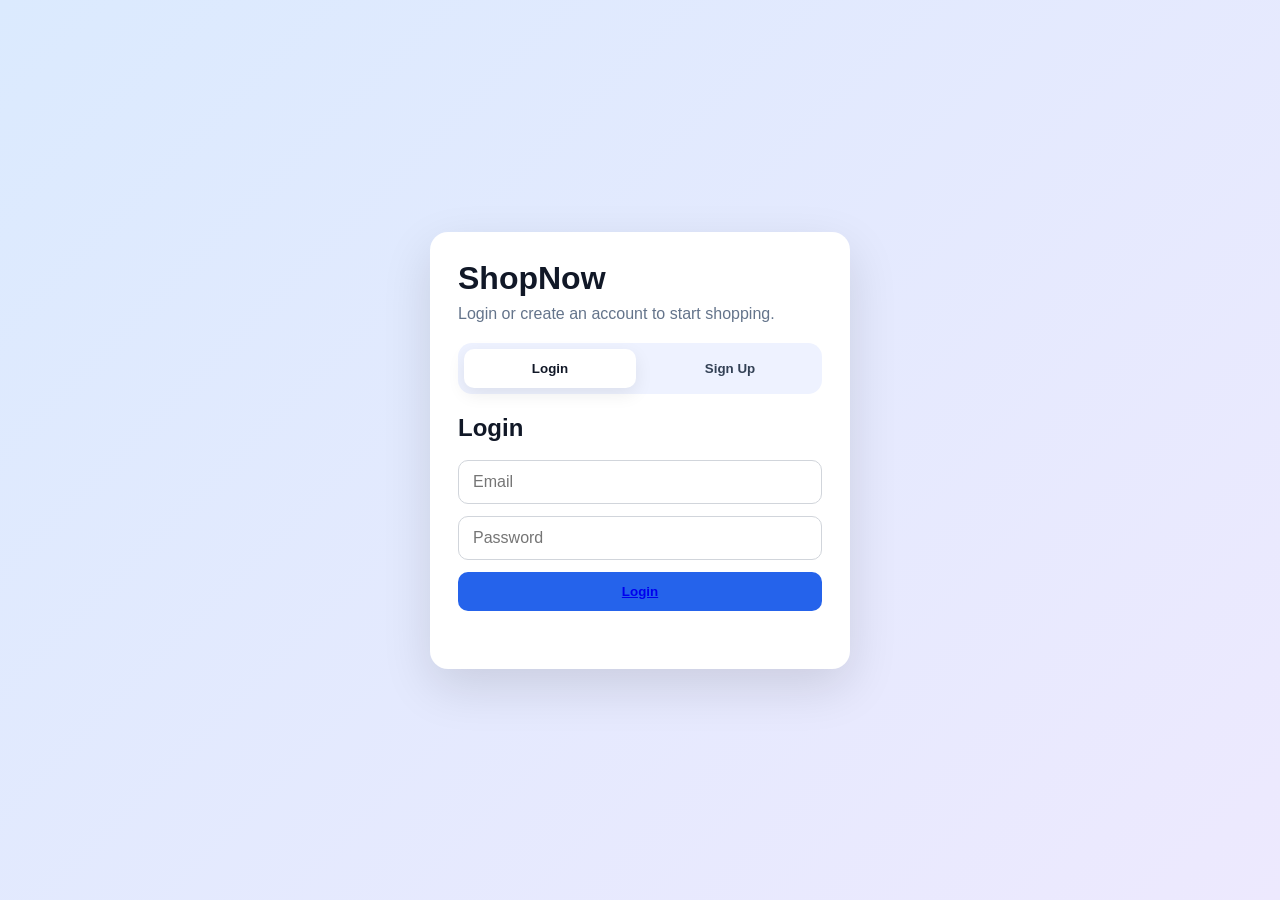
<file: login.html>
<!DOCTYPE html>
<html lang="en">
<head>
  <meta charset="UTF-8" />
  <meta name="viewport" content="width=device-width, initial-scale=1.0" />
  <title>ShopNow</title>
  <link rel="stylesheet" href="login.css" />
</head>
<body>
  <div id="authView" class="auth-view">
    <div class="auth-card">
      <div class="brand">
        <h1>ShopNow</h1>
        <p>Login or create an account to start shopping.</p>
      </div>

      <div class="tabs">
        <button id="loginTab" class="tab active">Login</button>
        <button id="signupTab" class="tab">Sign Up</button>
      </div>

      <form id="loginForm" class="form active">
        <h2>Login</h2>
        <input type="email" id="loginEmail" placeholder="Email" required />
        <input type="password" id="loginPassword" placeholder="Password" required />
        <button type="submit" class="btn"><a href="index.html">Login</a></button>
        <p class="msg" id="loginMsg"></p>
      </form>

      <form id="signupForm" class="form">
        <h2>Sign Up</h2>
        <input type="text" id="signupName" placeholder="Full Name" required />
        <input type="email" id="signupEmail" placeholder="Email" required />
        <input type="password" id="signupPassword" placeholder="Password" required />
        <button type="submit" class="btn">Create Account</button>
        <p class="msg" id="signupMsg"></p>
      </form>
    </div>
  </div>
</file>
<file: login.css>
* {
  box-sizing: border-box;
}

body {
  margin: 0;
  font-family: Arial, sans-serif;
  background: linear-gradient(135deg, #dbeafe, #ede9fe);
  min-height: 100vh;
  display: grid;
  place-items: center;
  padding: 20px;
}

.hidden {
  display: none !important;
}

.auth-view {
  width: 100%;
  display: grid;
  place-items: center;
}

.auth-card {
  width: 100%;
  max-width: 420px;
  background: #fff;
  border-radius: 18px;
  box-shadow: 0 18px 50px rgba(0, 0, 0, 0.12);
  padding: 28px;
}

.brand h1 {
  margin: 0;
  font-size: 32px;
  color: #111827;
}

.brand p {
  margin: 8px 0 0;
  color: #64748b;
}

.tabs {
  display: flex;
  gap: 8px;
  background: #eef2ff;
  padding: 6px;
  border-radius: 14px;
  margin: 20px 0;
}

.tab {
  flex: 1;
  border: none;
  background: transparent;
  padding: 12px;
  border-radius: 10px;
  cursor: pointer;
  font-weight: 700;
  color: #334155;
}

.tab.active {
  background: #fff;
  box-shadow: 0 6px 18px rgba(0, 0, 0, 0.08);
  color: #111827;
}

.form {
  display: none;
  flex-direction: column;
  gap: 12px;
}

.form.active {
  display: flex;
}

.form h2 {
  margin: 0 0 6px;
  color: #111827;
}

.form input {
  width: 100%;
  padding: 12px 14px;
  border: 1px solid #d1d5db;
  border-radius: 10px;
  font: inherit;
  outline: none;
}

.form input:focus {
  border-color: #2563eb;
  box-shadow: 0 0 0 3px rgba(37, 99, 235, 0.12);
}

.btn {
  border: none;
  background: #2563eb;
  color: #fff;
  padding: 12px 14px;
  border-radius: 10px;
  cursor: pointer;
  font-weight: 700;
}

.btn:hover {
  background: #1d4ed8;
}

.msg {
  min-height: 18px;
  font-size: 14px;
  margin: 0;
  color: #dc2626;
}

.msg.success {
  color: #166534;
}

@media (max-width: 480px) {
  .auth-card {
    padding: 20px;
    border-radius: 14px;
  }

  .brand h1 {
    font-size: 28px;
  }
}
</file>
